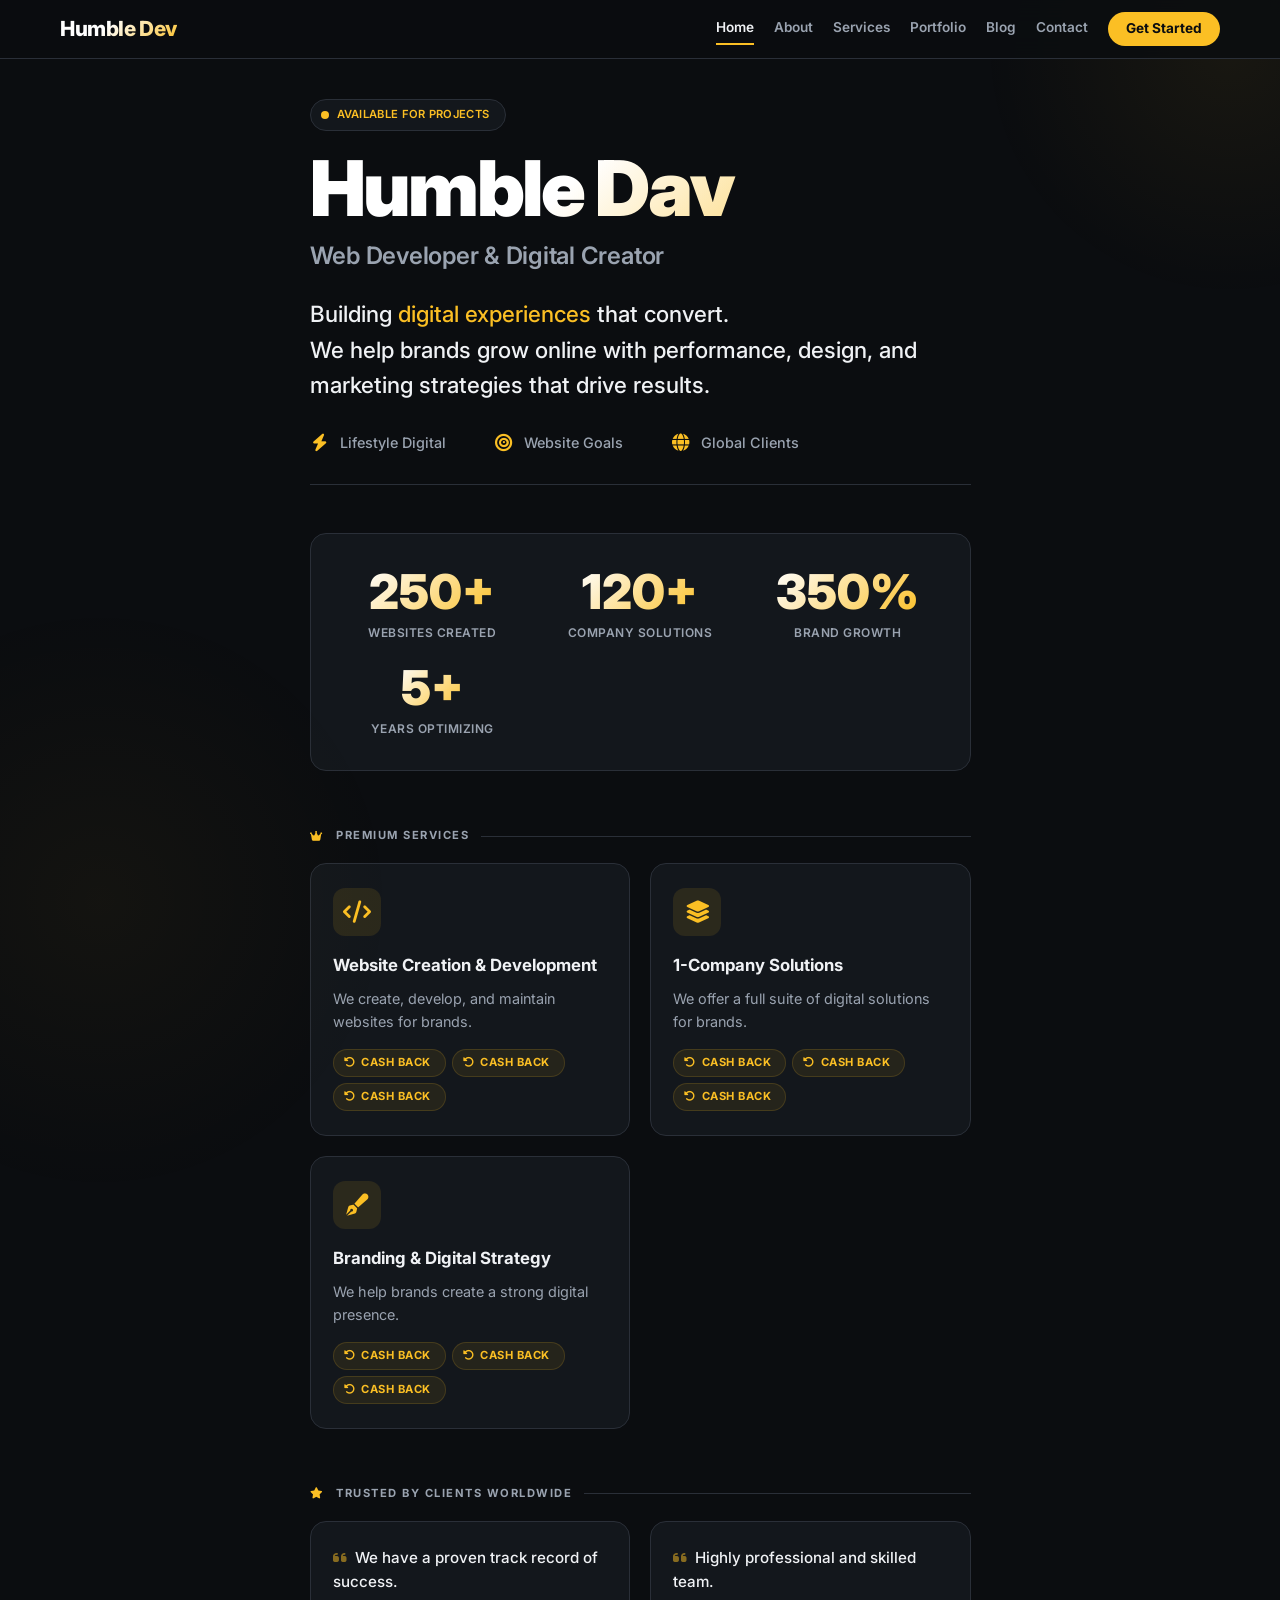
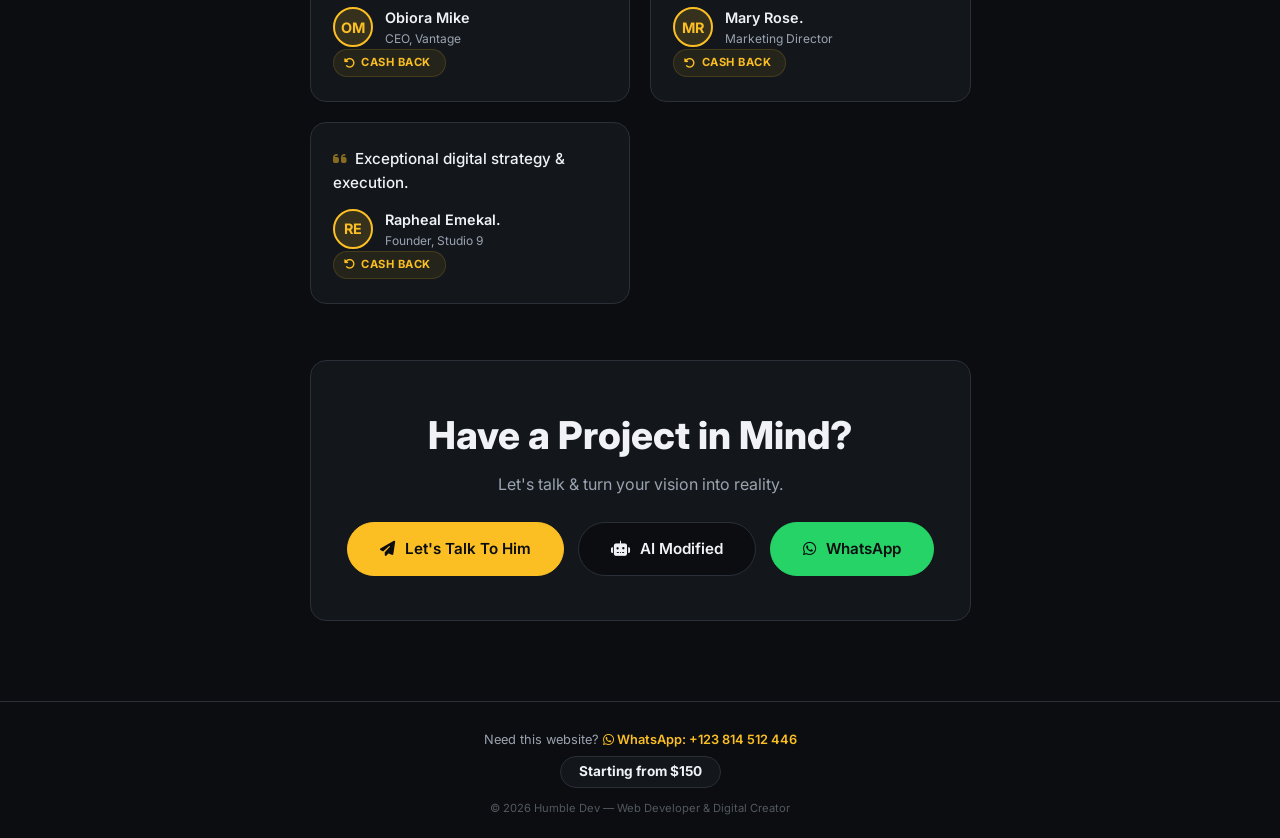
<file: index.html>
<!DOCTYPE html>
<html lang="en">
<head>
    <meta charset="UTF-8" />
    <meta name="viewport" content="width=device-width, initial-scale=1.0" />
    <title>Humble Dev — Home</title>
    <link rel="preconnect" href="https://fonts.googleapis.com" />
    <link rel="preconnect" href="https://fonts.gstatic.com" crossorigin />
    <link href="https://fonts.googleapis.com/css2?family=Inter:opsz,wght@14..32,400;14..32,500;14..32,600;14..32,700;14..32,800;14..32,900&display=swap" rel="stylesheet" />
    <link rel="stylesheet" href="https://cdnjs.cloudflare.com/ajax/libs/font-awesome/6.5.0/css/all.min.css" />
    <link rel="stylesheet" href="style.css" />
</head>
<body>

    <!-- Navigation -->
    <nav class="nav">
        <div class="container">
            <a href="index.html" class="nav__logo">Humble Dev</a>
            <div class="nav__links">
                <a href="index.html" class="active">Home</a>
                <a href="about.html">About</a>
                <a href="services.html">Services</a>
                <a href="portfolio.html">Portfolio</a>
                <a href="blog.html">Blog</a>
                <a href="contact.html">Contact</a>
                <a href="contact.html" class="nav__cta">Get Started</a>
            </div>
        </div>
    </nav>

    <!-- Decorative orbs -->
    <div class="orb" aria-hidden="true"></div>
    <div class="orb orb--bottom" aria-hidden="true"></div>

    <main class="container">
        <!-- Hero -->
        <header class="hero">
            <div class="hero__badge">
                <span class="dot"></span> Available for projects
            </div>
            <h1 class="hero__name">Humble Dav</h1>
            <p class="hero__title">Web Developer &amp; Digital Creator</p>
            <p class="hero__tagline">
                Building <span>digital experiences</span> that convert.<br />
                We help brands grow online with performance, design, and marketing strategies that drive results.
            </p>
            <div class="hero__meta">
                <span class="hero__meta-item"><i class="fas fa-bolt"></i> Lifestyle Digital</span>
                <span class="hero__meta-item"><i class="fas fa-bullseye"></i> Website Goals</span>
                <span class="hero__meta-item"><i class="fas fa-globe"></i> Global Clients</span>
            </div>
        </header>

        <!-- Stats -->
        <div class="stats">
            <div class="stat-item">
                <div class="stat-item__number">250+</div>
                <div class="stat-item__label">Websites Created</div>
            </div>
            <div class="stat-item">
                <div class="stat-item__number">120+</div>
                <div class="stat-item__label">Company Solutions</div>
            </div>
            <div class="stat-item">
                <div class="stat-item__number">350%</div>
                <div class="stat-item__label">Brand Growth</div>
            </div>
            <div class="stat-item">
                <div class="stat-item__number">5+</div>
                <div class="stat-item__label">Years Optimizing</div>
            </div>
        </div>

        <!-- Services preview -->
        <section style="margin-bottom: 56px;">
            <div class="section-label"><i class="fas fa-crown" style="color:var(--accent);"></i> Premium Services</div>
            <div class="services-grid">
                <div class="service-card">
                    <div class="service-card__icon"><i class="fas fa-code"></i></div>
                    <h3 class="service-card__title">Website Creation &amp; Development</h3>
                    <p class="service-card__desc">We create, develop, and maintain websites for brands.</p>
                    <div class="service-card__cash-group">
                        <span class="service-card__cash"><i class="fas fa-rotate-left"></i> Cash Back</span>
                        <span class="service-card__cash"><i class="fas fa-rotate-left"></i> Cash Back</span>
                        <span class="service-card__cash"><i class="fas fa-rotate-left"></i> Cash Back</span>
                    </div>
                </div>
                <div class="service-card">
                    <div class="service-card__icon"><i class="fas fa-layer-group"></i></div>
                    <h3 class="service-card__title">1-Company Solutions</h3>
                    <p class="service-card__desc">We offer a full suite of digital solutions for brands.</p>
                    <div class="service-card__cash-group">
                        <span class="service-card__cash"><i class="fas fa-rotate-left"></i> Cash Back</span>
                        <span class="service-card__cash"><i class="fas fa-rotate-left"></i> Cash Back</span>
                        <span class="service-card__cash"><i class="fas fa-rotate-left"></i> Cash Back</span>
                    </div>
                </div>
                <div class="service-card">
                    <div class="service-card__icon"><i class="fas fa-pen-fancy"></i></div>
                    <h3 class="service-card__title">Branding &amp; Digital Strategy</h3>
                    <p class="service-card__desc">We help brands create a strong digital presence.</p>
                    <div class="service-card__cash-group">
                        <span class="service-card__cash"><i class="fas fa-rotate-left"></i> Cash Back</span>
                        <span class="service-card__cash"><i class="fas fa-rotate-left"></i> Cash Back</span>
                        <span class="service-card__cash"><i class="fas fa-rotate-left"></i> Cash Back</span>
                    </div>
                </div>
            </div>
        </section>

        <!-- Testimonials -->
        <section style="margin-bottom: 56px;">
            <div class="section-label"><i class="fas fa-star" style="color:var(--accent);"></i> Trusted by Clients Worldwide</div>
            <div class="testimonials-grid">
                <div class="testimonial-card">
                    <p class="testimonial-card__quote"><i class="fas fa-quote-left"></i> We have a proven track record of success.</p>
                    <div class="testimonial-card__footer">
                        <div class="testimonial-card__avatar">OM</div>
                        <div><div class="testimonial-card__name">Obiora Mike</div><div class="testimonial-card__role">CEO, Vantage</div></div>
                    </div>
                    <div class="testimonial-card__cash"><i class="fas fa-rotate-left"></i> Cash Back</div>
                </div>
                <div class="testimonial-card">
                    <p class="testimonial-card__quote"><i class="fas fa-quote-left"></i> Highly professional and skilled team.</p>
                    <div class="testimonial-card__footer">
                        <div class="testimonial-card__avatar">MR</div>
                        <div><div class="testimonial-card__name">Mary Rose.</div><div class="testimonial-card__role">Marketing Director</div></div>
                    </div>
                    <div class="testimonial-card__cash"><i class="fas fa-rotate-left"></i> Cash Back</div>
                </div>
                <div class="testimonial-card">
                    <p class="testimonial-card__quote"><i class="fas fa-quote-left"></i> Exceptional digital strategy &amp; execution.</p>
                    <div class="testimonial-card__footer">
                        <div class="testimonial-card__avatar">RE</div>
                        <div><div class="testimonial-card__name">Rapheal Emekal.</div><div class="testimonial-card__role">Founder, Studio 9</div></div>
                    </div>
                    <div class="testimonial-card__cash"><i class="fas fa-rotate-left"></i> Cash Back</div>
                </div>
            </div>
        </section>

        <!-- CTA -->
        <section class="cta">
            <h2 class="cta__title">Have a Project in Mind?</h2>
            <p class="cta__sub">Let's talk &amp; turn your vision into reality.</p>
            <div class="cta__buttons">
                <a href="https://wa.me/qr/F5JDKPJ3DZVTI1" class="btn btn--primary" id="ctaMainBtn"><i class="fas fa-paper-plane"></i> Let's Talk To Him</a>
                <a href="#" class="btn btn--outline" id="ctaAIBtn"><i class="fas fa-robot"></i> AI Modified</a>
                <a href="https://wa.me/qr/F5JDKPJ3DZVTI1" target="_blank" class="btn btn--whatsapp"><i class="fab fa-whatsapp"></i> WhatsApp</a>
            </div>
        </section>
    </main>

    <!-- Footer -->
    <footer class="footer">
        <div class="container">
            <p>
                Need this website?
                <a href="https://wa.me/qr/F5JDKPJ3DZVTI1" target="_blank">
                    <i class="fab fa-whatsapp"></i> WhatsApp: +123 814 512 446
                </a>
            </p>
            <span class="price">Starting from $150</span>
            <p style="margin-top:12px; font-size:0.7rem; opacity:0.5;">
                &copy; 2026 Humble Dev — Web Developer &amp; Digital Creator
            </p>
        </div>
    </footer>

    <script src="script.js"></script>
</body>
</html>
</file>
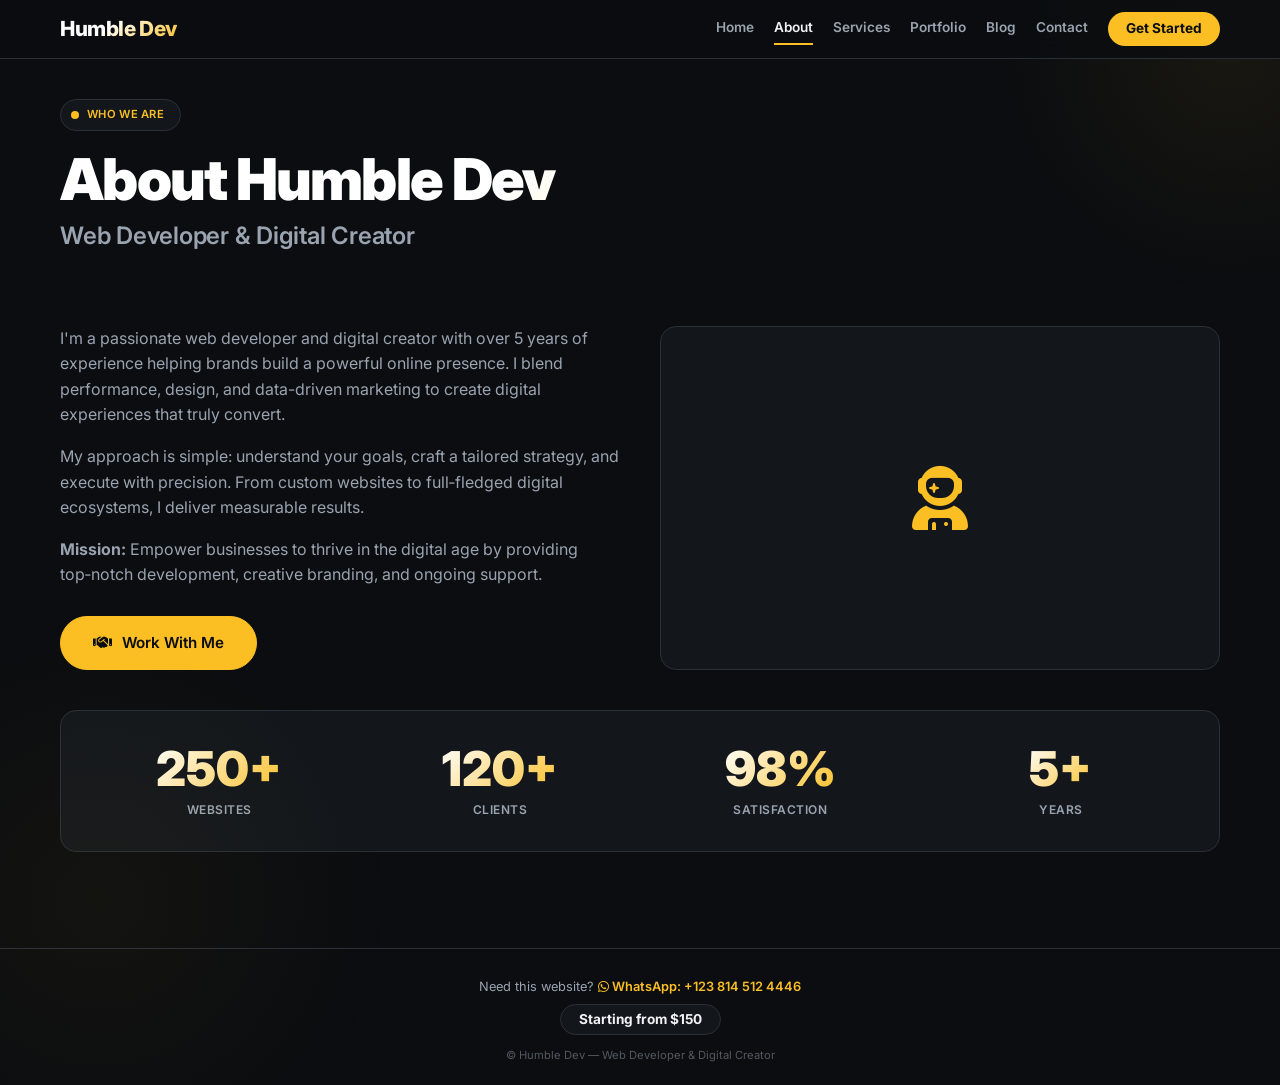
<file: about.html>
<!DOCTYPE html>
<html lang="en">
<head>
    <meta charset="UTF-8" />
    <meta name="viewport" content="width=device-width, initial-scale=1.0" />
    <title>About — Humble Dev</title>
    <link rel="preconnect" href="https://fonts.googleapis.com" />
    <link rel="preconnect" href="https://fonts.gstatic.com" crossorigin />
    <link href="https://fonts.googleapis.com/css2?family=Inter:opsz,wght@14..32,400;14..32,500;14..32,600;14..32,700;14..32,800;14..32,900&display=swap" rel="stylesheet" />
    <link rel="stylesheet" href="https://cdnjs.cloudflare.com/ajax/libs/font-awesome/6.5.0/css/all.min.css" />
    <link rel="stylesheet" href="style.css" />
</head>
<body>

    <nav class="nav">
        <div class="container">
            <a href="index.html" class="nav__logo">Humble Dev</a>
            <div class="nav__links">
                <a href="index.html">Home</a>
                <a href="about.html" class="active">About</a>
                <a href="services.html">Services</a>
                <a href="portfolio.html">Portfolio</a>
                <a href="blog.html">Blog</a>
                <a href="contact.html">Contact</a>
                <a href="contact.html" class="nav__cta">Get Started</a>
            </div>
        </div>
    </nav>

    <div class="orb" aria-hidden="true"></div>
    <div class="orb orb--bottom" aria-hidden="true"></div>

    <main class="container">
        <header class="hero" style="border-bottom: none; margin-bottom: 20px;">
            <div class="hero__badge"><span class="dot"></span> Who We Are</div>
            <h1 class="hero__name" style="font-size: clamp(2.4rem, 6vw, 3.6rem);">About Humble Dev</h1>
            <p class="hero__title">Web Developer &amp; Digital Creator</p>
        </header>

        <div class="about-grid">
            <div class="about-grid__text">
                <p>
                    I'm a passionate web developer and digital creator with over 5 years of experience
                    helping brands build a powerful online presence. I blend performance, design, and
                    data-driven marketing to create digital experiences that truly convert.
                </p>
                <p>
                    My approach is simple: understand your goals, craft a tailored strategy, and execute
                    with precision. From custom websites to full‑fledged digital ecosystems, I deliver
                    measurable results.
                </p>
                <p>
                    <strong>Mission:</strong> Empower businesses to thrive in the digital age by
                    providing top‑notch development, creative branding, and ongoing support.
                </p>
                <a href="contact.html" class="btn btn--primary" style="margin-top: 12px;">
                    <i class="fas fa-handshake"></i> Work With Me
                </a>
            </div>
            <div class="about-grid__image">
                <i class="fas fa-user-astronaut" style="font-size: 4rem;"></i>
            </div>
        </div>

        <!-- Stats again (optional) -->
        <div class="stats">
            <div class="stat-item">
                <div class="stat-item__number">250+</div>
                <div class="stat-item__label">Websites</div>
            </div>
            <div class="stat-item">
                <div class="stat-item__number">120+</div>
                <div class="stat-item__label">Clients</div>
            </div>
            <div class="stat-item">
                <div class="stat-item__number">98%</div>
                <div class="stat-item__label">Satisfaction</div>
            </div>
            <div class="stat-item">
                <div class="stat-item__number">5+</div>
                <div class="stat-item__label">Years</div>
            </div>
        </div>
    </main>

    <footer class="footer">
        <div class="container">
            <p>
                Need this website?
                <a href="https://wa.me/qr/F5JDKPJ3DZVTI1" target="_blank">
                    <i class="fab fa-whatsapp"></i> WhatsApp: +123 814 512 4446
                </a>
            </p>
            <span class="price">Starting from $150</span>
            <p style="margin-top:12px; font-size:0.7rem; opacity:0.5;">
                &copy; Humble Dev — Web Developer &amp; Digital Creator
            </p>
        </div>
    </footer>

    <script src="script.js"></script>
</body>
</html>
</file>
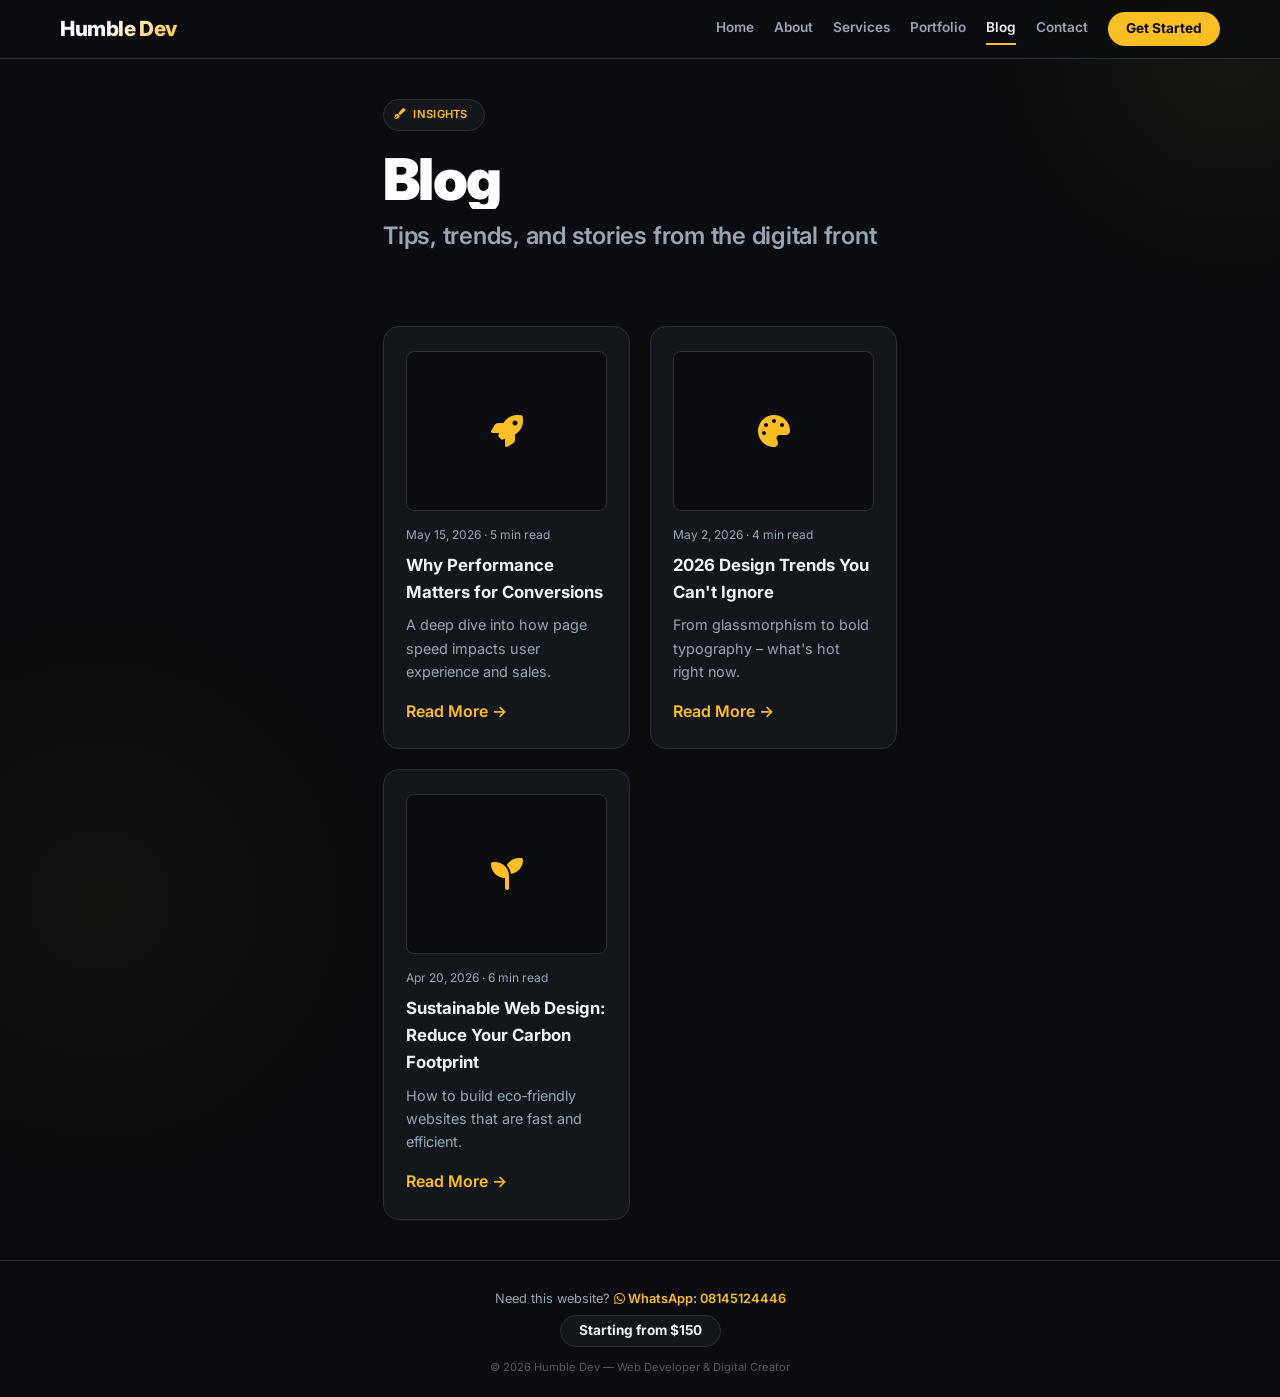
<file: blog.html>
<!DOCTYPE html>
<html lang="en">
<head>
    <meta charset="UTF-8" />
    <meta name="viewport" content="width=device-width, initial-scale=1.0" />
    <title>Blog — Humble Dev</title>
    <link rel="preconnect" href="https://fonts.googleapis.com" />
    <link rel="preconnect" href="https://fonts.gstatic.com" crossorigin />
    <link href="https://fonts.googleapis.com/css2?family=Inter:opsz,wght@14..32,400;14..32,500;14..32,600;14..32,700;14..32,800;14..32,900&display=swap" rel="stylesheet" />
    <link rel="stylesheet" href="https://cdnjs.cloudflare.com/ajax/libs/font-awesome/6.5.0/css/all.min.css" />
    <link rel="stylesheet" href="style.css" />
</head>
<body>

    <nav class="nav">
        <div class="container">
            <a href="index.html" class="nav__logo">Humble Dev</a>
            <div class="nav__links">
                <a href="index.html">Home</a>
                <a href="about.html">About</a>
                <a href="services.html">Services</a>
                <a href="portfolio.html">Portfolio</a>
                <a href="blog.html" class="active">Blog</a>
                <a href="contact.html">Contact</a>
                <a href="contact.html" class="nav__cta">Get Started</a>
            </div>
        </div>
    </nav>

    <div class="orb" aria-hidden="true"></div>
    <div class="orb orb--bottom" aria-hidden="true"></div>

    <main class="container">
        <header class="hero" style="border-bottom: none; margin-bottom: 20px;">
            <div class="hero__badge"><i class="fas fa-pen-fancy" style="color:var(--accent);"></i> Insights</div>
            <h1 class="hero__name" style="font-size: clamp(2.4rem, 6vw, 3.6rem);">Blog</h1>
            <p class="hero__title">Tips, trends, and stories from the digital front</p>
        </header>

        <div class="blog-grid">
            <!-- Blog post 1 -->
            <div class="blog-card">
                <div class="blog-card__image"><i class="fas fa-rocket"></i></div>
                <div class="blog-card__meta">May 15, 2026 · 5 min read</div>
                <h3 class="blog-card__title">Why Performance Matters for Conversions</h3>
                <p class="blog-card__desc">A deep dive into how page speed impacts user experience and sales.</p>
                <a href="#" style="color:var(--accent); font-weight:600;">Read More →</a>
            </div>
            <!-- Blog post 2 -->
            <div class="blog-card">
                <div class="blog-card__image"><i class="fas fa-palette"></i></div>
                <div class="blog-card__meta">May 2, 2026 · 4 min read</div>
                <h3 class="blog-card__title">2026 Design Trends You Can't Ignore</h3>
                <p class="blog-card__desc">From glassmorphism to bold typography – what's hot right now.</p>
                <a href="#" style="color:var(--accent); font-weight:600;">Read More →</a>
            </div>
            <!-- Blog post 3 -->
            <div class="blog-card">
                <div class="blog-card__image"><i class="fas fa-seedling"></i></div>
                <div class="blog-card__meta">Apr 20, 2026 · 6 min read</div>
                <h3 class="blog-card__title">Sustainable Web Design: Reduce Your Carbon Footprint</h3>
                <p class="blog-card__desc">How to build eco‑friendly websites that are fast and efficient.</p>
                <a href="#" style="color:var(--accent); font-weight:600;">Read More →</a>
            </div>
        </div>
    </main>

    <footer class="footer">
        <div class="container">
            <p>
                Need this website?
                <a href="https://wa.me/qr/F5JDKPJ3DZVTI1" target="_blank">
                    <i class="fab fa-whatsapp"></i> WhatsApp: 08145124446
                </a>
            </p>
            <span class="price">Starting from $150</span>
            <p style="margin-top:12px; font-size:0.7rem; opacity:0.5;">
                &copy; 2026 Humble Dev — Web Developer &amp; Digital Creator
            </p>
        </div>
    </footer>

    <script src="script.js"></script>
</body>
</html>
</file>
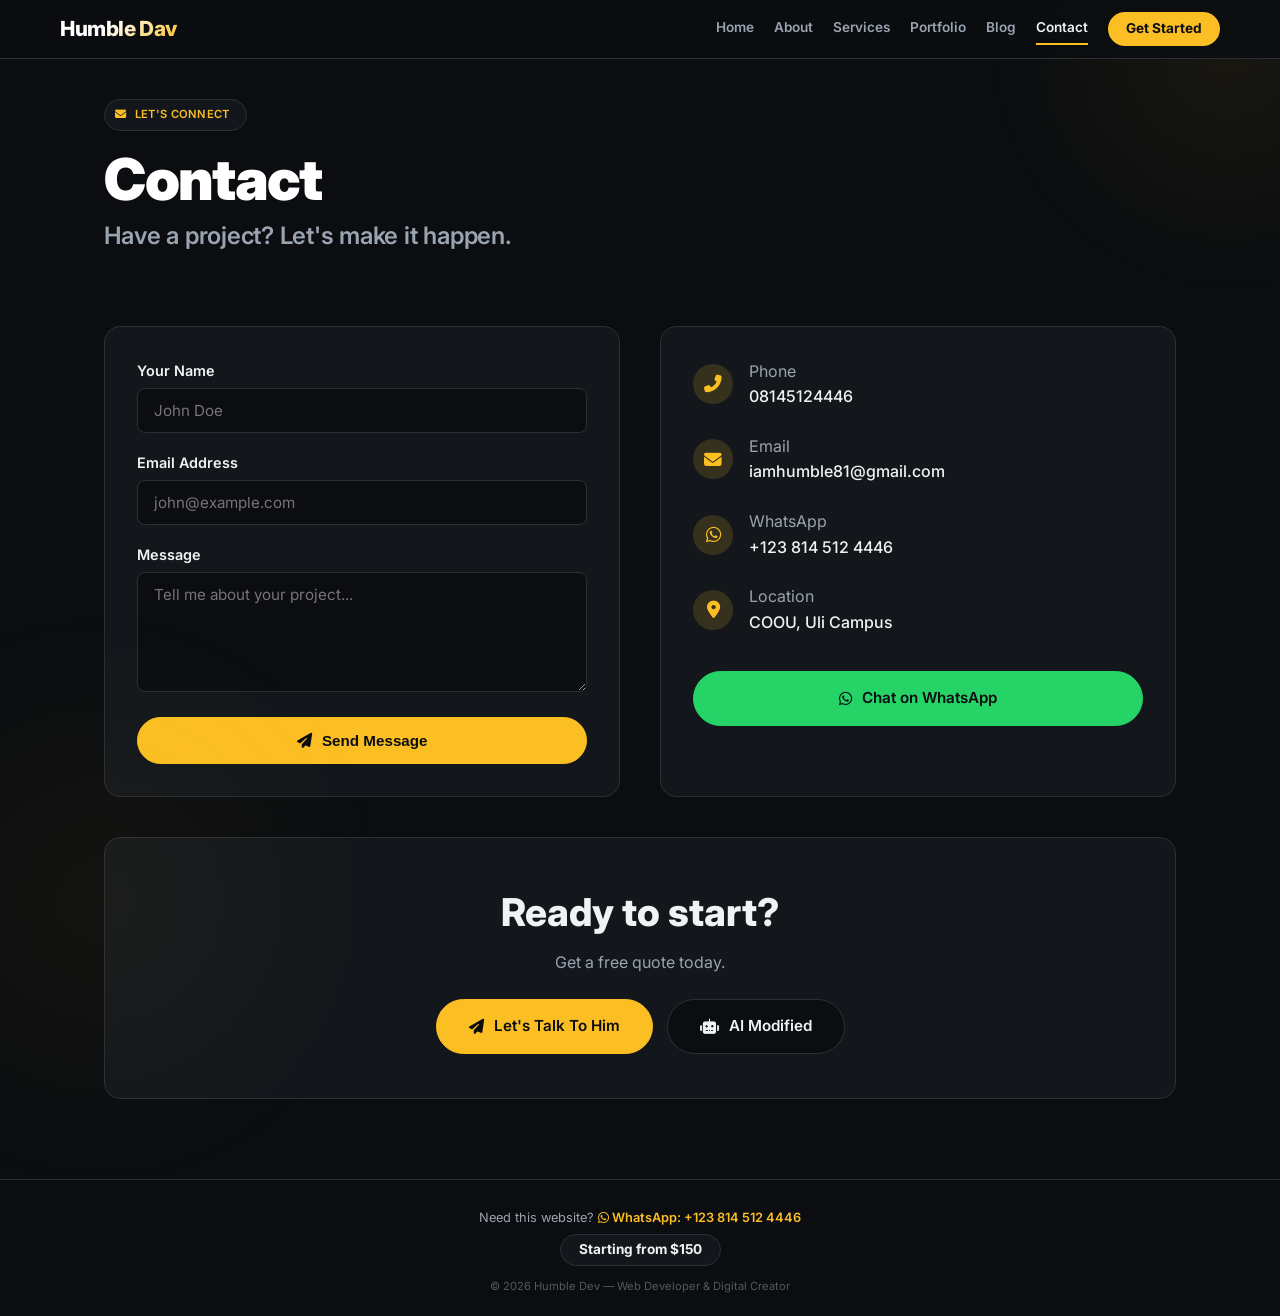
<file: contact.html>
<!DOCTYPE html>
<html lang="en">
<head>
    <meta charset="UTF-8" />
    <meta name="viewport" content="width=device-width, initial-scale=1.0" />
    <title>Contact — Humble Dav</title>
    <link rel="preconnect" href="https://fonts.googleapis.com" />
    <link rel="preconnect" href="https://fonts.gstatic.com" crossorigin />
    <link href="https://fonts.googleapis.com/css2?family=Inter:opsz,wght@14..32,400;14..32,500;14..32,600;14..32,700;14..32,800;14..32,900&display=swap" rel="stylesheet" />
    <link rel="stylesheet" href="https://cdnjs.cloudflare.com/ajax/libs/font-awesome/6.5.0/css/all.min.css" />
    <link rel="stylesheet" href="style.css" />
</head>
<body>

    <nav class="nav">
        <div class="container">
            <a href="index.html" class="nav__logo">Humble Dav</a>
            <div class="nav__links">
                <a href="index.html">Home</a>
                <a href="about.html">About</a>
                <a href="services.html">Services</a>
                <a href="portfolio.html">Portfolio</a>
                <a href="blog.html">Blog</a>
                <a href="contact.html" class="active">Contact</a>
                <a href="contact.html" class="nav__cta">Get Started</a>
            </div>
        </div>
    </nav>

    <div class="orb" aria-hidden="true"></div>
    <div class="orb orb--bottom" aria-hidden="true"></div>

    <main class="container">
        <header class="hero" style="border-bottom: none; margin-bottom: 20px;">
            <div class="hero__badge"><i class="fas fa-envelope" style="color:var(--accent);"></i> Let's Connect</div>
            <h1 class="hero__name" style="font-size: clamp(2.4rem, 6vw, 3.6rem);">Contact</h1>
            <p class="hero__title">Have a project? Let's make it happen.</p>
        </header>

        <div class="contact-wrapper">
            <!-- Form -->
            <div class="contact-form">
                <form id="contactForm">
                    <label for="name">Your Name</label>
                    <input type="text" id="name" placeholder="John Doe" required />

                    <label for="email">Email Address</label>
                    <input type="email" id="email" placeholder="john@example.com" required />

                    <label for="message">Message</label>
                    <textarea id="message" placeholder="Tell me about your project..." required></textarea>

                    <button type="submit" class="btn btn--primary" style="width:100%; justify-content:center;">
                        <i class="fas fa-paper-plane"></i> Send Message
                    </button>
                </form>
            </div>

            <!-- Contact info -->
            <div class="contact-info">
                <div class="contact-info__item">
                    <i class="fas fa-phone-alt"></i>
                    <div><span>Phone</span><br />08145124446</div>
                </div>
                <div class="contact-info__item">
                    <i class="fas fa-envelope"></i>
                    <div><span>Email</span><br />iamhumble81@gmail.com</div>
                </div>
                <div class="contact-info__item">
                    <i class="fab fa-whatsapp"></i>
                    <div><span>WhatsApp</span><br />+123 814 512 4446</div>
                </div>
                <div class="contact-info__item">
                    <i class="fas fa-map-marker-alt"></i>
                    <div><span>Location</span><br />COOU, Uli Campus</div>
                </div>
                <div style="margin-top: 12px;">
                    <a href="https://wa.me/qr/F5JDKPJ3DZVTI1" target="_blank" class="btn btn--whatsapp" style="width:100%; justify-content:center;">
                        <i class="fab fa-whatsapp"></i> Chat on WhatsApp
                    </a>
                </div>
            </div>
        </div>

        <!-- CTA -->
        <section class="cta">
            <h2 class="cta__title">Ready to start?</h2>
            <p class="cta__sub">Get a free quote today.</p>
            <div class="cta__buttons">
                <a href="#" class="btn btn--primary" id="ctaMainBtn"><i class="fas fa-paper-plane"></i> Let's Talk To Him</a>
                <a href="#" class="btn btn--outline" id="ctaAIBtn"><i class="fas fa-robot"></i> AI Modified</a>
            </div>
        </section>
    </main>

    <footer class="footer">
        <div class="container">
            <p>
                Need this website?
                <a href="https://wa.me/qr/F5JDKPJ3DZVTI1" target="_blank">
                    <i class="fab fa-whatsapp"></i> WhatsApp: +123 814 512 4446
                </a>
            </p>
            <span class="price">Starting from $150</span>
            <p style="margin-top:12px; font-size:0.7rem; opacity:0.5;">
                &copy; 2026 Humble Dev — Web Developer &amp; Digital Creator
            </p>
        </div>
    </footer>

    <script src="script.js"></script>
</body>
</html>
</file>
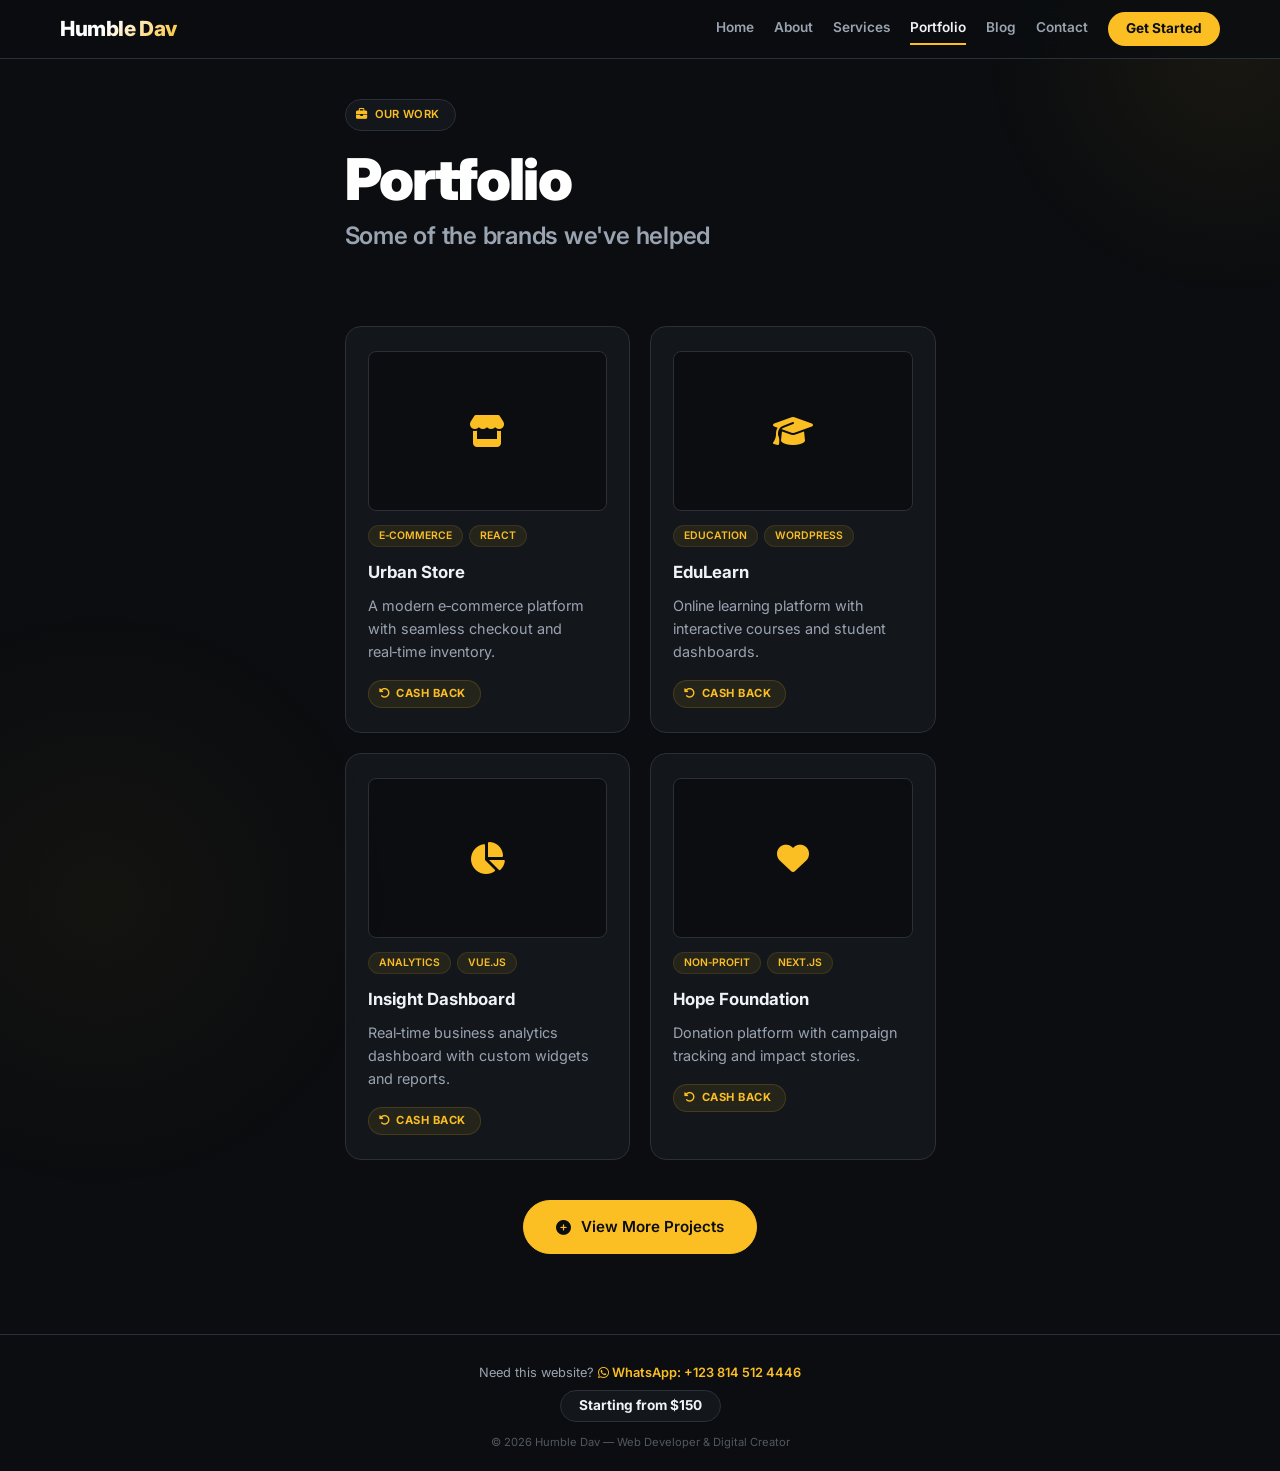
<file: portfolio.html>
<!DOCTYPE html>
<html lang="en">
<head>
    <meta charset="UTF-8" />
    <meta name="viewport" content="width=device-width, initial-scale=1.0" />
    <title>Portfolio — Humble Dav</title>
    <link rel="preconnect" href="https://fonts.googleapis.com" />
    <link rel="preconnect" href="https://fonts.gstatic.com" crossorigin />
    <link href="https://fonts.googleapis.com/css2?family=Inter:opsz,wght@14..32,400;14..32,500;14..32,600;14..32,700;14..32,800;14..32,900&display=swap" rel="stylesheet" />
    <link rel="stylesheet" href="https://cdnjs.cloudflare.com/ajax/libs/font-awesome/6.5.0/css/all.min.css" />
    <link rel="stylesheet" href="style.css" />
</head>
<body>

    <nav class="nav">
        <div class="container">
            <a href="index.html" class="nav__logo">Humble Dav</a>
            <div class="nav__links">
                <a href="index.html">Home</a>
                <a href="about.html">About</a>
                <a href="services.html">Services</a>
                <a href="portfolio.html" class="active">Portfolio</a>
                <a href="blog.html">Blog</a>
                <a href="contact.html">Contact</a>
                <a href="contact.html" class="nav__cta">Get Started</a>
            </div>
        </div>
    </nav>

    <div class="orb" aria-hidden="true"></div>
    <div class="orb orb--bottom" aria-hidden="true"></div>

    <main class="container">
        <header class="hero" style="border-bottom: none; margin-bottom: 20px;">
            <div class="hero__badge"><i class="fas fa-briefcase" style="color:var(--accent);"></i> Our Work</div>
            <h1 class="hero__name" style="font-size: clamp(2.4rem, 6vw, 3.6rem);">Portfolio</h1>
            <p class="hero__title">Some of the brands we've helped</p>
        </header>

        <div class="portfolio-grid">
            <!-- Project 1 -->
            <div class="portfolio-card">
                <div class="portfolio-card__image"><i class="fas fa-store"></i></div>
                <div class="portfolio-card__tags">
                    <span class="portfolio-card__tag">E‑commerce</span>
                    <span class="portfolio-card__tag">React</span>
                </div>
                <h3 class="portfolio-card__title">Urban Store</h3>
                <p class="portfolio-card__desc">A modern e‑commerce platform with seamless checkout and real‑time inventory.</p>
                <div class="portfolio-card__cash"><i class="fas fa-rotate-left"></i> Cash Back</div>
            </div>
            <!-- Project 2 -->
            <div class="portfolio-card">
                <div class="portfolio-card__image"><i class="fas fa-graduation-cap"></i></div>
                <div class="portfolio-card__tags">
                    <span class="portfolio-card__tag">Education</span>
                    <span class="portfolio-card__tag">WordPress</span>
                </div>
                <h3 class="portfolio-card__title">EduLearn</h3>
                <p class="portfolio-card__desc">Online learning platform with interactive courses and student dashboards.</p>
                <div class="portfolio-card__cash"><i class="fas fa-rotate-left"></i> Cash Back</div>
            </div>
            <!-- Project 3 -->
            <div class="portfolio-card">
                <div class="portfolio-card__image"><i class="fas fa-chart-pie"></i></div>
                <div class="portfolio-card__tags">
                    <span class="portfolio-card__tag">Analytics</span>
                    <span class="portfolio-card__tag">Vue.js</span>
                </div>
                <h3 class="portfolio-card__title">Insight Dashboard</h3>
                <p class="portfolio-card__desc">Real‑time business analytics dashboard with custom widgets and reports.</p>
                <div class="portfolio-card__cash"><i class="fas fa-rotate-left"></i> Cash Back</div>
            </div>
            <!-- Project 4 -->
            <div class="portfolio-card">
                <div class="portfolio-card__image"><i class="fas fa-heart"></i></div>
                <div class="portfolio-card__tags">
                    <span class="portfolio-card__tag">Non‑profit</span>
                    <span class="portfolio-card__tag">Next.js</span>
                </div>
                <h3 class="portfolio-card__title">Hope Foundation</h3>
                <p class="portfolio-card__desc">Donation platform with campaign tracking and impact stories.</p>
                <div class="portfolio-card__cash"><i class="fas fa-rotate-left"></i> Cash Back</div>
            </div>
        </div>

        <div style="text-align: center; margin: 40px 0;">
            <a href="contact.html" class="btn btn--primary"><i class="fas fa-plus-circle"></i> View More Projects</a>
        </div>
    </main>

    <footer class="footer">
        <div class="container">
            <p>
                Need this website?
                <a href="https://wa.me/qr/F5JDKPJ3DZVTI1" target="_blank">
                    <i class="fab fa-whatsapp"></i> WhatsApp: +123 814 512 4446
                </a>
            </p>
            <span class="price">Starting from $150</span>
            <p style="margin-top:12px; font-size:0.7rem; opacity:0.5;">
                &copy; 2026 Humble Dav — Web Developer &amp; Digital Creator
            </p>
        </div>
    </footer>

    <script src="script.js"></script>
</body>
</html>
</file>
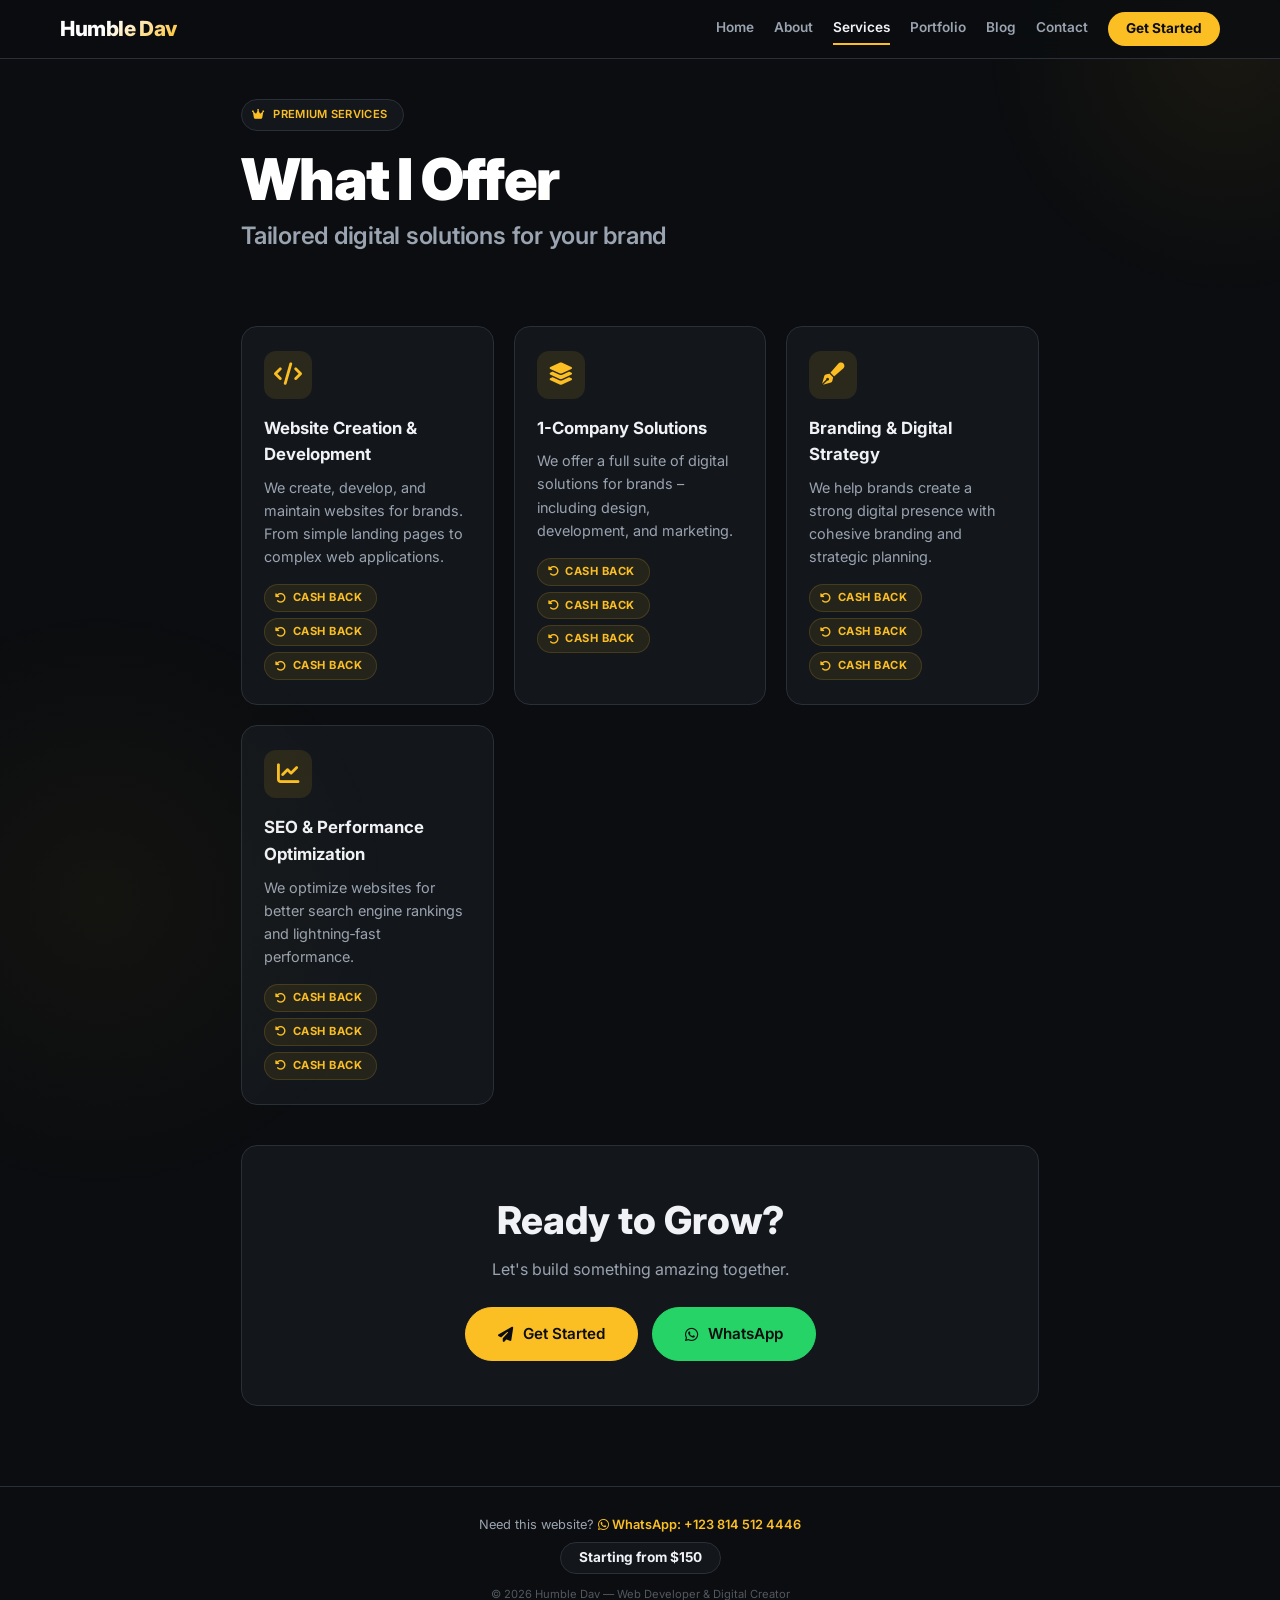
<file: services.html>
<!DOCTYPE html>
<html lang="en">
<head>
    <meta charset="UTF-8" />
    <meta name="viewport" content="width=device-width, initial-scale=1.0" />
    <title>Services — Humble Dav</title>
    <link rel="preconnect" href="https://fonts.googleapis.com" />
    <link rel="preconnect" href="https://fonts.gstatic.com" crossorigin />
    <link href="https://fonts.googleapis.com/css2?family=Inter:opsz,wght@14..32,400;14..32,500;14..32,600;14..32,700;14..32,800;14..32,900&display=swap" rel="stylesheet" />
    <link rel="stylesheet" href="https://cdnjs.cloudflare.com/ajax/libs/font-awesome/6.5.0/css/all.min.css" />
    <link rel="stylesheet" href="style.css" />
</head>
<body>

    <nav class="nav">
        <div class="container">
            <a href="index.html" class="nav__logo">Humble Dav</a>
            <div class="nav__links">
                <a href="index.html">Home</a>
                <a href="about.html">About</a>
                <a href="services.html" class="active">Services</a>
                <a href="portfolio.html">Portfolio</a>
                <a href="blog.html">Blog</a>
                <a href="contact.html">Contact</a>
                <a href="contact.html" class="nav__cta">Get Started</a>
            </div>
        </div>
    </nav>

    <div class="orb" aria-hidden="true"></div>
    <div class="orb orb--bottom" aria-hidden="true"></div>

    <main class="container">
        <header class="hero" style="border-bottom: none; margin-bottom: 20px;">
            <div class="hero__badge"><i class="fas fa-crown" style="color:var(--accent);"></i> Premium Services</div>
            <h1 class="hero__name" style="font-size: clamp(2.4rem, 6vw, 3.6rem);">What I Offer</h1>
            <p class="hero__title">Tailored digital solutions for your brand</p>
        </header>

        <div class="services-grid" style="margin-bottom: 40px;">
            <!-- Repeat all 4 services with full descriptions -->
            <div class="service-card">
                <div class="service-card__icon"><i class="fas fa-code"></i></div>
                <h3 class="service-card__title">Website Creation &amp; Development</h3>
                <p class="service-card__desc">We create, develop, and maintain websites for brands. From simple landing pages to complex web applications.</p>
                <div class="service-card__cash-group">
                    <span class="service-card__cash"><i class="fas fa-rotate-left"></i> Cash Back</span>
                    <span class="service-card__cash"><i class="fas fa-rotate-left"></i> Cash Back</span>
                    <span class="service-card__cash"><i class="fas fa-rotate-left"></i> Cash Back</span>
                </div>
            </div>
            <div class="service-card">
                <div class="service-card__icon"><i class="fas fa-layer-group"></i></div>
                <h3 class="service-card__title">1-Company Solutions</h3>
                <p class="service-card__desc">We offer a full suite of digital solutions for brands – including design, development, and marketing.</p>
                <div class="service-card__cash-group">
                    <span class="service-card__cash"><i class="fas fa-rotate-left"></i> Cash Back</span>
                    <span class="service-card__cash"><i class="fas fa-rotate-left"></i> Cash Back</span>
                    <span class="service-card__cash"><i class="fas fa-rotate-left"></i> Cash Back</span>
                </div>
            </div>
            <div class="service-card">
                <div class="service-card__icon"><i class="fas fa-pen-fancy"></i></div>
                <h3 class="service-card__title">Branding &amp; Digital Strategy</h3>
                <p class="service-card__desc">We help brands create a strong digital presence with cohesive branding and strategic planning.</p>
                <div class="service-card__cash-group">
                    <span class="service-card__cash"><i class="fas fa-rotate-left"></i> Cash Back</span>
                    <span class="service-card__cash"><i class="fas fa-rotate-left"></i> Cash Back</span>
                    <span class="service-card__cash"><i class="fas fa-rotate-left"></i> Cash Back</span>
                </div>
            </div>
            <div class="service-card">
                <div class="service-card__icon"><i class="fas fa-chart-line"></i></div>
                <h3 class="service-card__title">SEO &amp; Performance Optimization</h3>
                <p class="service-card__desc">We optimize websites for better search engine rankings and lightning‑fast performance.</p>
                <div class="service-card__cash-group">
                    <span class="service-card__cash"><i class="fas fa-rotate-left"></i> Cash Back</span>
                    <span class="service-card__cash"><i class="fas fa-rotate-left"></i> Cash Back</span>
                    <span class="service-card__cash"><i class="fas fa-rotate-left"></i> Cash Back</span>
                </div>
            </div>
        </div>

        <!-- CTA -->
        <section class="cta">
            <h2 class="cta__title">Ready to Grow?</h2>
            <p class="cta__sub">Let's build something amazing together.</p>
            <div class="cta__buttons">
                <a href="contact.html" class="btn btn--primary"><i class="fas fa-paper-plane"></i> Get Started</a>
                <a href="https://wa.me/qr/F5JDKPJ3DZVTI1" target="_blank" class="btn btn--whatsapp"><i class="fab fa-whatsapp"></i> WhatsApp</a>
            </div>
        </section>
    </main>

    <footer class="footer">
        <div class="container">
            <p>
                Need this website?
                <a href="https://wa.me/qr/F5JDKPJ3DZVTI1" target="_blank">
                    <i class="fab fa-whatsapp"></i> WhatsApp: +123 814 512 4446
                </a>
            </p>
            <span class="price">Starting from $150</span>
            <p style="margin-top:12px; font-size:0.7rem; opacity:0.5;">
                &copy; 2026 Humble Dav — Web Developer &amp; Digital Creator
            </p>
        </div>
    </footer>

    <script src="script.js"></script>
</body>
</html>
</file>
<file: style.css>
/* ============================================================
   style.css – Shared styles for all pages
   ============================================================ */

*,
*::before,
*::after {
    margin: 0;
    padding: 0;
    box-sizing: border-box;
}

:root {
    --bg: #0b0d10;
    --bg-card: #13171c;
    --bg-card-hover: #1a1f26;
    --text: #f0f2f5;
    --text-dim: #9aa3b0;
    --accent: #fbbf24;
    --accent-glow: rgba(251, 191, 36, 0.15);
    --border: #2a2f38;
    --radius: 16px;
    --transition: 0.35s cubic-bezier(0.25, 0.46, 0.45, 0.94);
}

html {
    scroll-behavior: smooth;
}

body {
    font-family: 'Inter', -apple-system, BlinkMacSystemFont, sans-serif;
    background: var(--bg);
    color: var(--text);
    line-height: 1.6;
    min-height: 100vh;
    display: flex;
    flex-direction: column;
}

a {
    color: inherit;
    text-decoration: none;
}

img {
    max-width: 100%;
    display: block;
}

.container {
    max-width: 1200px;
    margin: 0 auto;
    padding: 0 20px;
    flex: 1;
}

/* ----- Scrollbar ----- */
::-webkit-scrollbar {
    width: 6px;
}
::-webkit-scrollbar-track {
    background: var(--bg);
}
::-webkit-scrollbar-thumb {
    background: var(--accent);
    border-radius: 10px;
}

/* ----- Decorative orbs ----- */
.orb {
    position: fixed;
    width: 500px;
    height: 500px;
    border-radius: 50%;
    background: radial-gradient(circle, rgba(251, 191, 36, 0.06), transparent 70%);
    pointer-events: none;
    z-index: 0;
    top: -200px;
    right: -200px;
}
.orb--bottom {
    top: auto;
    bottom: -300px;
    right: auto;
    left: -200px;
    width: 600px;
    height: 600px;
    background: radial-gradient(circle, rgba(251, 191, 36, 0.04), transparent 70%);
}

/* ----- Navigation ----- */
.nav {
    position: sticky;
    top: 0;
    z-index: 100;
    background: rgba(11, 13, 16, 0.85);
    backdrop-filter: blur(12px);
    border-bottom: 1px solid var(--border);
    padding: 12px 0;
}

.nav .container {
    display: flex;
    align-items: center;
    justify-content: space-between;
    flex-wrap: wrap;
    gap: 16px;
}

.nav__logo {
    font-size: 1.3rem;
    font-weight: 800;
    letter-spacing: -0.02em;
    background: linear-gradient(135deg, #fff 40%, var(--accent));
    -webkit-background-clip: text;
    -webkit-text-fill-color: transparent;
    background-clip: text;
}

.nav__links {
    display: flex;
    flex-wrap: wrap;
    gap: 8px 20px;
    align-items: center;
}

.nav__links a {
    font-size: 0.85rem;
    font-weight: 600;
    color: var(--text-dim);
    transition: var(--transition);
    padding: 4px 0;
    border-bottom: 2px solid transparent;
}

.nav__links a:hover,
.nav__links a.active {
    color: var(--text);
    border-bottom-color: var(--accent);
}

.nav__cta {
    background: var(--accent);
    color: #0b0d10 !important;
    padding: 6px 18px !important;
    border-radius: 100px;
    border: none !important;
    font-weight: 700 !important;
    transition: var(--transition);
}

.nav__cta:hover {
    background: #fcd34d;
    transform: scale(1.02);
    box-shadow: 0 4px 20px rgba(251, 191, 36, 0.25);
}

/* ----- Hero (shared) ----- */
.hero {
    padding: 40px 0 30px;
    border-bottom: 1px solid var(--border);
    margin-bottom: 48px;
}

.hero__badge {
    display: inline-flex;
    align-items: center;
    gap: 8px;
    background: var(--bg-card);
    border: 1px solid var(--border);
    border-radius: 100px;
    padding: 6px 16px 6px 10px;
    font-size: 0.7rem;
    font-weight: 600;
    letter-spacing: 0.3px;
    text-transform: uppercase;
    color: var(--accent);
    margin-bottom: 18px;
}

.hero__badge .dot {
    width: 8px;
    height: 8px;
    border-radius: 50%;
    background: var(--accent);
    display: inline-block;
    animation: pulse-dot 2s infinite;
}

@keyframes pulse-dot {
    0%,
    100% {
        opacity: 1;
        transform: scale(1);
    }
    50% {
        opacity: 0.4;
        transform: scale(0.8);
    }
}

.hero__name {
    font-size: clamp(2.6rem, 8vw, 4.8rem);
    font-weight: 900;
    letter-spacing: -0.03em;
    line-height: 1.05;
    background: linear-gradient(135deg, #fff 40%, var(--accent));
    -webkit-background-clip: text;
    -webkit-text-fill-color: transparent;
    background-clip: text;
    margin-bottom: 8px;
}

.hero__title {
    font-size: clamp(1rem, 2.5vw, 1.5rem);
    font-weight: 600;
    color: var(--text-dim);
    letter-spacing: -0.01em;
    margin-bottom: 20px;
}

.hero__tagline {
    font-size: clamp(1.1rem, 2vw, 1.4rem);
    font-weight: 500;
    color: var(--text);
    max-width: 640px;
    margin-bottom: 28px;
}

.hero__tagline span {
    color: var(--accent);
}

.hero__meta {
    display: flex;
    flex-wrap: wrap;
    gap: 28px 48px;
    margin-top: 8px;
}

.hero__meta-item {
    display: flex;
    align-items: center;
    gap: 10px;
    font-size: 0.9rem;
    font-weight: 500;
    color: var(--text-dim);
}

.hero__meta-item i {
    color: var(--accent);
    font-size: 1.1rem;
    width: 20px;
    text-align: center;
}

/* ----- Section labels & titles ----- */
.section-label {
    display: flex;
    align-items: center;
    gap: 12px;
    font-size: 0.7rem;
    font-weight: 700;
    letter-spacing: 1.5px;
    text-transform: uppercase;
    color: var(--text-dim);
    margin-bottom: 18px;
}

.section-label::after {
    content: '';
    flex: 1;
    height: 1px;
    background: var(--border);
}

.section-title {
    font-size: clamp(1.6rem, 4vw, 2.6rem);
    font-weight: 800;
    letter-spacing: -0.02em;
    margin-bottom: 12px;
}

.section-title .highlight {
    color: var(--accent);
}

.section-desc {
    color: var(--text-dim);
    font-size: 1rem;
    max-width: 600px;
    margin-bottom: 32px;
}

/* ----- Cards & Grids ----- */
.services-grid,
.testimonials-grid,
.portfolio-grid,
.blog-grid {
    display: grid;
    grid-template-columns: repeat(auto-fit, minmax(240px, 1fr));
    gap: 20px;
}

.service-card,
.testimonial-card,
.portfolio-card,
.blog-card {
    background: var(--bg-card);
    border: 1px solid var(--border);
    border-radius: var(--radius);
    padding: 24px 22px;
    transition: var(--transition);
}

.service-card:hover,
.testimonial-card:hover,
.portfolio-card:hover,
.blog-card:hover {
    border-color: var(--accent);
    background: var(--bg-card-hover);
    transform: translateY(-4px);
}

.service-card__icon {
    width: 48px;
    height: 48px;
    border-radius: 12px;
    background: rgba(251, 191, 36, 0.1);
    display: flex;
    align-items: center;
    justify-content: center;
    font-size: 1.4rem;
    color: var(--accent);
    margin-bottom: 16px;
}

.service-card__title,
.portfolio-card__title,
.blog-card__title {
    font-size: 1.05rem;
    font-weight: 700;
    margin-bottom: 8px;
}

.service-card__desc,
.portfolio-card__desc,
.blog-card__desc {
    font-size: 0.9rem;
    color: var(--text-dim);
    margin-bottom: 16px;
}

.service-card__cash,
.testimonial-card__cash,
.portfolio-card__cash {
    display: inline-flex;
    align-items: center;
    gap: 6px;
    font-size: 0.7rem;
    font-weight: 700;
    letter-spacing: 0.5px;
    text-transform: uppercase;
    color: var(--accent);
    background: rgba(251, 191, 36, 0.08);
    padding: 4px 14px 4px 10px;
    border-radius: 100px;
    border: 1px solid rgba(251, 191, 36, 0.15);
    cursor: pointer;
    transition: var(--transition);
}

.service-card__cash-group {
    display: flex;
    flex-wrap: wrap;
    gap: 6px;
    margin-top: 4px;
}

/* ----- Stats ----- */
.stats {
    display: grid;
    grid-template-columns: repeat(auto-fit, minmax(150px, 1fr));
    gap: 20px;
    background: var(--bg-card);
    border: 1px solid var(--border);
    border-radius: var(--radius);
    padding: 32px 28px;
    margin-bottom: 56px;
}

.stat-item {
    text-align: center;
}

.stat-item__number {
    font-size: clamp(2rem, 4vw, 3rem);
    font-weight: 900;
    background: linear-gradient(135deg, #fff, var(--accent));
    -webkit-background-clip: text;
    -webkit-text-fill-color: transparent;
    background-clip: text;
    line-height: 1.1;
    transition: 0.2s;
    display: inline-block;
}

.stat-item__number:hover {
    transform: scale(1.08);
}

.stat-item__label {
    font-size: 0.75rem;
    font-weight: 600;
    color: var(--text-dim);
    text-transform: uppercase;
    letter-spacing: 0.5px;
    margin-top: 4px;
}

/* ----- Testimonials ----- */
.testimonial-card__quote {
    font-size: 0.95rem;
    color: var(--text);
    margin-bottom: 12px;
    font-weight: 500;
}

.testimonial-card__quote i {
    color: var(--accent);
    opacity: 0.5;
    margin-right: 4px;
}

.testimonial-card__footer {
    display: flex;
    align-items: center;
    gap: 12px;
}

.testimonial-card__avatar {
    width: 40px;
    height: 40px;
    border-radius: 50%;
    background: var(--accent-glow);
    border: 2px solid var(--accent);
    display: flex;
    align-items: center;
    justify-content: center;
    font-weight: 700;
    font-size: 0.9rem;
    color: var(--accent);
}

.testimonial-card__name {
    font-weight: 600;
    font-size: 0.9rem;
}

.testimonial-card__role {
    font-size: 0.75rem;
    color: var(--text-dim);
}

/* ----- CTA ----- */
.cta {
    background: var(--bg-card);
    border: 1px solid var(--border);
    border-radius: var(--radius);
    padding: 44px 36px;
    text-align: center;
    margin-bottom: 40px;
    transition: var(--transition);
}

.cta:hover {
    border-color: var(--accent);
}

.cta__title {
    font-size: clamp(1.6rem, 3.5vw, 2.4rem);
    font-weight: 800;
    margin-bottom: 6px;
}

.cta__sub {
    color: var(--text-dim);
    font-size: 1rem;
    margin-bottom: 24px;
}

.cta__buttons {
    display: flex;
    flex-wrap: wrap;
    justify-content: center;
    gap: 14px;
}

.btn {
    display: inline-flex;
    align-items: center;
    gap: 10px;
    padding: 14px 32px;
    border-radius: 100px;
    font-weight: 600;
    font-size: 0.95rem;
    border: none;
    cursor: pointer;
    transition: var(--transition);
    background: var(--bg);
    color: var(--text);
    border: 1px solid var(--border);
}

.btn--primary {
    background: var(--accent);
    color: #0b0d10;
    border-color: var(--accent);
}

.btn--primary:hover {
    background: #fcd34d;
    transform: scale(1.02);
    box-shadow: 0 8px 30px rgba(251, 191, 36, 0.25);
}

.btn--outline {
    border-color: var(--border);
}

.btn--outline:hover {
    border-color: var(--accent);
    background: var(--accent-glow);
}

.btn--whatsapp {
    background: #25d366;
    color: #0b0d10;
    border-color: #25d366;
}

.btn--whatsapp:hover {
    background: #20bd5a;
    transform: scale(1.02);
    box-shadow: 0 8px 30px rgba(37, 211, 102, 0.25);
}

/* ----- Footer ----- */
.footer {
    margin-top: 40px;
    border-top: 1px solid var(--border);
    padding: 28px 0 20px;
    text-align: center;
    font-size: 0.8rem;
    color: var(--text-dim);
}

.footer a {
    color: var(--accent);
    font-weight: 600;
}

.footer .price {
    display: inline-block;
    margin-top: 6px;
    font-weight: 700;
    color: var(--text);
    background: var(--bg-card);
    padding: 4px 18px;
    border-radius: 100px;
    border: 1px solid var(--border);
    font-size: 0.85rem;
}

/* ----- About page specific ----- */
.about-grid {
    display: grid;
    grid-template-columns: 1fr 1fr;
    gap: 40px;
    margin-bottom: 40px;
}

.about-grid__text p {
    color: var(--text-dim);
    margin-bottom: 16px;
}

.about-grid__image {
    background: var(--bg-card);
    border-radius: var(--radius);
    border: 1px solid var(--border);
    display: flex;
    align-items: center;
    justify-content: center;
    min-height: 200px;
    font-size: 3rem;
    color: var(--accent);
}

/* ----- Portfolio & Blog cards ----- */
.portfolio-card__image,
.blog-card__image {
    height: 160px;
    background: var(--bg);
    border-radius: 8px;
    margin-bottom: 14px;
    display: flex;
    align-items: center;
    justify-content: center;
    font-size: 2rem;
    color: var(--accent);
    border: 1px solid var(--border);
}

.portfolio-card__tags {
    display: flex;
    flex-wrap: wrap;
    gap: 6px;
    margin-bottom: 12px;
}

.portfolio-card__tag {
    font-size: 0.65rem;
    font-weight: 600;
    text-transform: uppercase;
    color: var(--accent);
    background: rgba(251, 191, 36, 0.08);
    padding: 2px 10px;
    border-radius: 100px;
    border: 1px solid rgba(251, 191, 36, 0.1);
}

.blog-card__meta {
    font-size: 0.75rem;
    color: var(--text-dim);
    margin-bottom: 8px;
}

/* ----- Contact page ----- */
.contact-wrapper {
    display: grid;
    grid-template-columns: 1fr 1fr;
    gap: 40px;
    margin-bottom: 40px;
}

.contact-form {
    background: var(--bg-card);
    border: 1px solid var(--border);
    border-radius: var(--radius);
    padding: 32px;
}

.contact-form label {
    display: block;
    font-weight: 600;
    margin-bottom: 6px;
    font-size: 0.9rem;
}

.contact-form input,
.contact-form textarea {
    width: 100%;
    padding: 12px 16px;
    background: var(--bg);
    border: 1px solid var(--border);
    border-radius: 8px;
    color: var(--text);
    font-family: inherit;
    font-size: 0.95rem;
    transition: var(--transition);
    margin-bottom: 18px;
}

.contact-form input:focus,
.contact-form textarea:focus {
    outline: none;
    border-color: var(--accent);
    box-shadow: 0 0 0 3px var(--accent-glow);
}

.contact-form textarea {
    min-height: 120px;
    resize: vertical;
}

.contact-info {
    background: var(--bg-card);
    border: 1px solid var(--border);
    border-radius: var(--radius);
    padding: 32px;
    display: flex;
    flex-direction: column;
    gap: 24px;
}

.contact-info__item {
    display: flex;
    align-items: center;
    gap: 16px;
}

.contact-info__item i {
    width: 40px;
    height: 40px;
    background: var(--accent-glow);
    border-radius: 50%;
    display: flex;
    align-items: center;
    justify-content: center;
    color: var(--accent);
    font-size: 1.1rem;
}

.contact-info__item div {
    font-weight: 500;
}

.contact-info__item span {
    color: var(--text-dim);
    font-weight: 400;
}

/* ----- Responsive ----- */
@media (max-width: 768px) {
    .nav .container {
        flex-direction: column;
        align-items: stretch;
        gap: 12px;
    }

    .nav__links {
        justify-content: center;
    }

    .about-grid,
    .contact-wrapper {
        grid-template-columns: 1fr;
    }

    .stats {
        grid-template-columns: 1fr 1fr;
        padding: 24px 18px;
    }

    .services-grid,
    .testimonials-grid,
    .portfolio-grid,
    .blog-grid {
        grid-template-columns: 1fr;
    }

    .cta {
        padding: 32px 20px;
    }

    .cta__buttons {
        flex-direction: column;
        align-items: center;
    }

    .btn {
        width: 100%;
        justify-content: center;
    }
}

@media (max-width: 420px) {
    .stats {
        grid-template-columns: 1fr 1fr;
        gap: 12px;
        padding: 18px 12px;
    }

    .stat-item__number {
        font-size: 1.8rem;
    }

    .service-card,
    .testimonial-card,
    .portfolio-card,
    .blog-card {
        padding: 20px 16px;
    }
}
</file>
